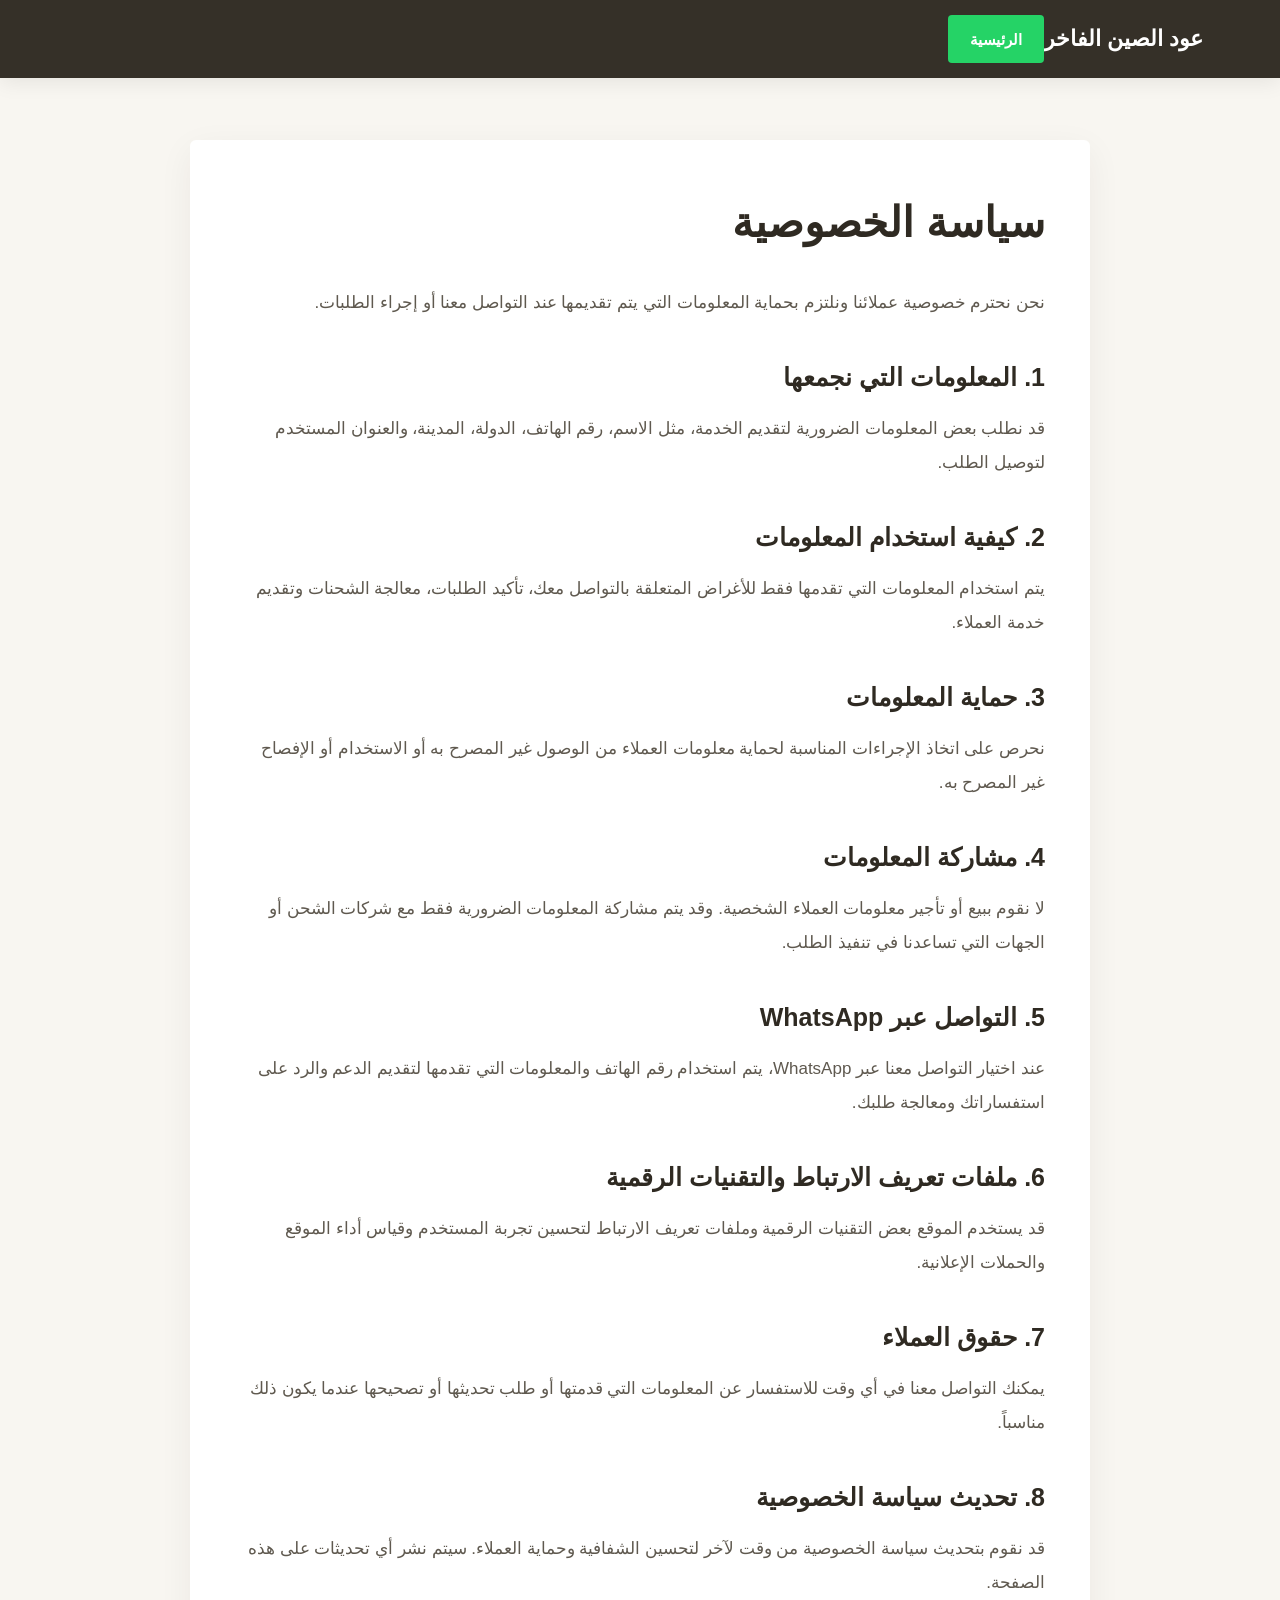
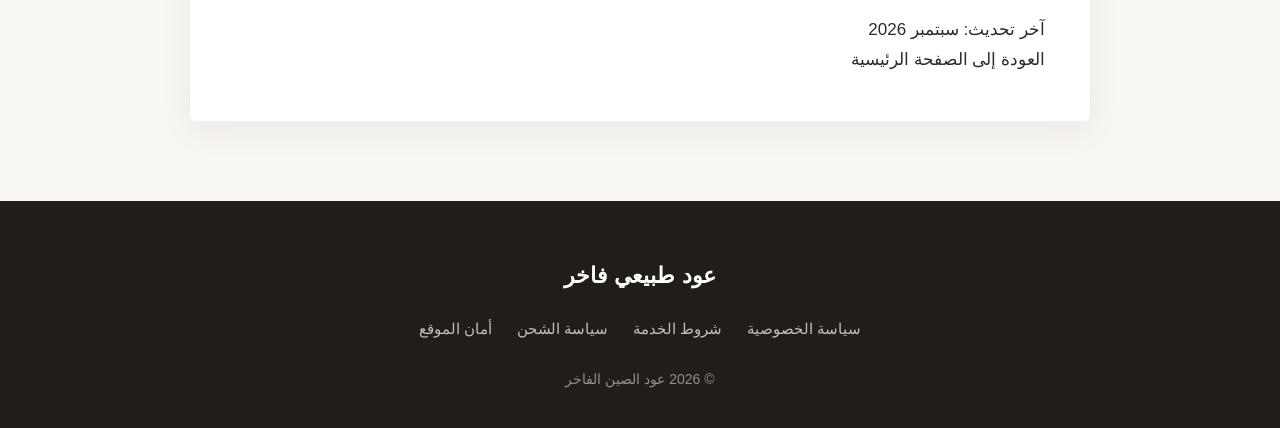
<file: privacy.html>
<!DOCTYPE html>
<html lang="ar" dir="rtl">

<head>

    <meta charset="UTF-8">

    <meta
        name="viewport"
        content="width=device-width, initial-scale=1.0">

    <meta
        name="theme-color"
        content="#2f2a22">

    <title>سياسة الخصوصية | عود الصين الفاخر</title>

    <meta
        name="description"
        content="سياسة الخصوصية وحماية بيانات العملاء في موقع عود الصين الفاخر.">

    <link
        rel="stylesheet"
        href="style.css">

</head>

<body>

<header class="header">

    <a
        href="index.html"
        class="logo">

        عود الصين الفاخر

    </a>

    <a
        href="index.html"
        class="header-button">

        الرئيسية

    </a>

</header>


<main>

<section class="policy-page">

    <div class="policy-container">

        <h1>
            سياسة الخصوصية
        </h1>

        <p class="policy-intro">
            نحن نحترم خصوصية عملائنا ونلتزم بحماية المعلومات
            التي يتم تقديمها عند التواصل معنا أو إجراء الطلبات.
        </p>


        <div class="policy-block">

            <h2>
                1. المعلومات التي نجمعها
            </h2>

            <p>
                قد نطلب بعض المعلومات الضرورية لتقديم الخدمة،
                مثل الاسم، رقم الهاتف، الدولة، المدينة،
                والعنوان المستخدم لتوصيل الطلب.
            </p>

        </div>


        <div class="policy-block">

            <h2>
                2. كيفية استخدام المعلومات
            </h2>

            <p>
                يتم استخدام المعلومات التي تقدمها فقط للأغراض
                المتعلقة بالتواصل معك، تأكيد الطلبات،
                معالجة الشحنات وتقديم خدمة العملاء.
            </p>

        </div>


        <div class="policy-block">

            <h2>
                3. حماية المعلومات
            </h2>

            <p>
                نحرص على اتخاذ الإجراءات المناسبة لحماية
                معلومات العملاء من الوصول غير المصرح به
                أو الاستخدام أو الإفصاح غير المصرح به.
            </p>

        </div>


        <div class="policy-block">

            <h2>
                4. مشاركة المعلومات
            </h2>

            <p>
                لا نقوم ببيع أو تأجير معلومات العملاء الشخصية.
                وقد يتم مشاركة المعلومات الضرورية فقط مع
                شركات الشحن أو الجهات التي تساعدنا في تنفيذ الطلب.
            </p>

        </div>


        <div class="policy-block">

            <h2>
                5. التواصل عبر WhatsApp
            </h2>

            <p>
                عند اختيار التواصل معنا عبر WhatsApp،
                يتم استخدام رقم الهاتف والمعلومات التي تقدمها
                لتقديم الدعم والرد على استفساراتك ومعالجة طلبك.
            </p>

        </div>


        <div class="policy-block">

            <h2>
                6. ملفات تعريف الارتباط والتقنيات الرقمية
            </h2>

            <p>
                قد يستخدم الموقع بعض التقنيات الرقمية وملفات
                تعريف الارتباط لتحسين تجربة المستخدم وقياس
                أداء الموقع والحملات الإعلانية.
            </p>

        </div>


        <div class="policy-block">

            <h2>
                7. حقوق العملاء
            </h2>

            <p>
                يمكنك التواصل معنا في أي وقت للاستفسار عن
                المعلومات التي قدمتها أو طلب تحديثها أو تصحيحها
                عندما يكون ذلك مناسباً.
            </p>

        </div>


        <div class="policy-block">

            <h2>
                8. تحديث سياسة الخصوصية
            </h2>

            <p>
                قد نقوم بتحديث سياسة الخصوصية من وقت لآخر
                لتحسين الشفافية وحماية العملاء.
                سيتم نشر أي تحديثات على هذه الصفحة.
            </p>

        </div>


        <div class="policy-date">

            آخر تحديث:
            سبتمبر 2026

        </div>


        <a
            href="index.html"
            class="policy-back">

            العودة إلى الصفحة الرئيسية

        </a>

    </div>

</section>

</main>


<footer class="footer">

    <div class="footer-logo">
        عود طبيعي فاخر
    </div>

    <div class="footer-links">

        <a href="privacy.html">
            سياسة الخصوصية
        </a>

        <a href="terms.html">
            شروط الخدمة
        </a>

        <a href="shipping.html">
            سياسة الشحن
        </a>

        <a href="security.html">
            أمان الموقع
        </a>

    </div>

    <p>
        © 2026 عود الصين الفاخر
    </p>

</footer>

</body>

</html>
</file>
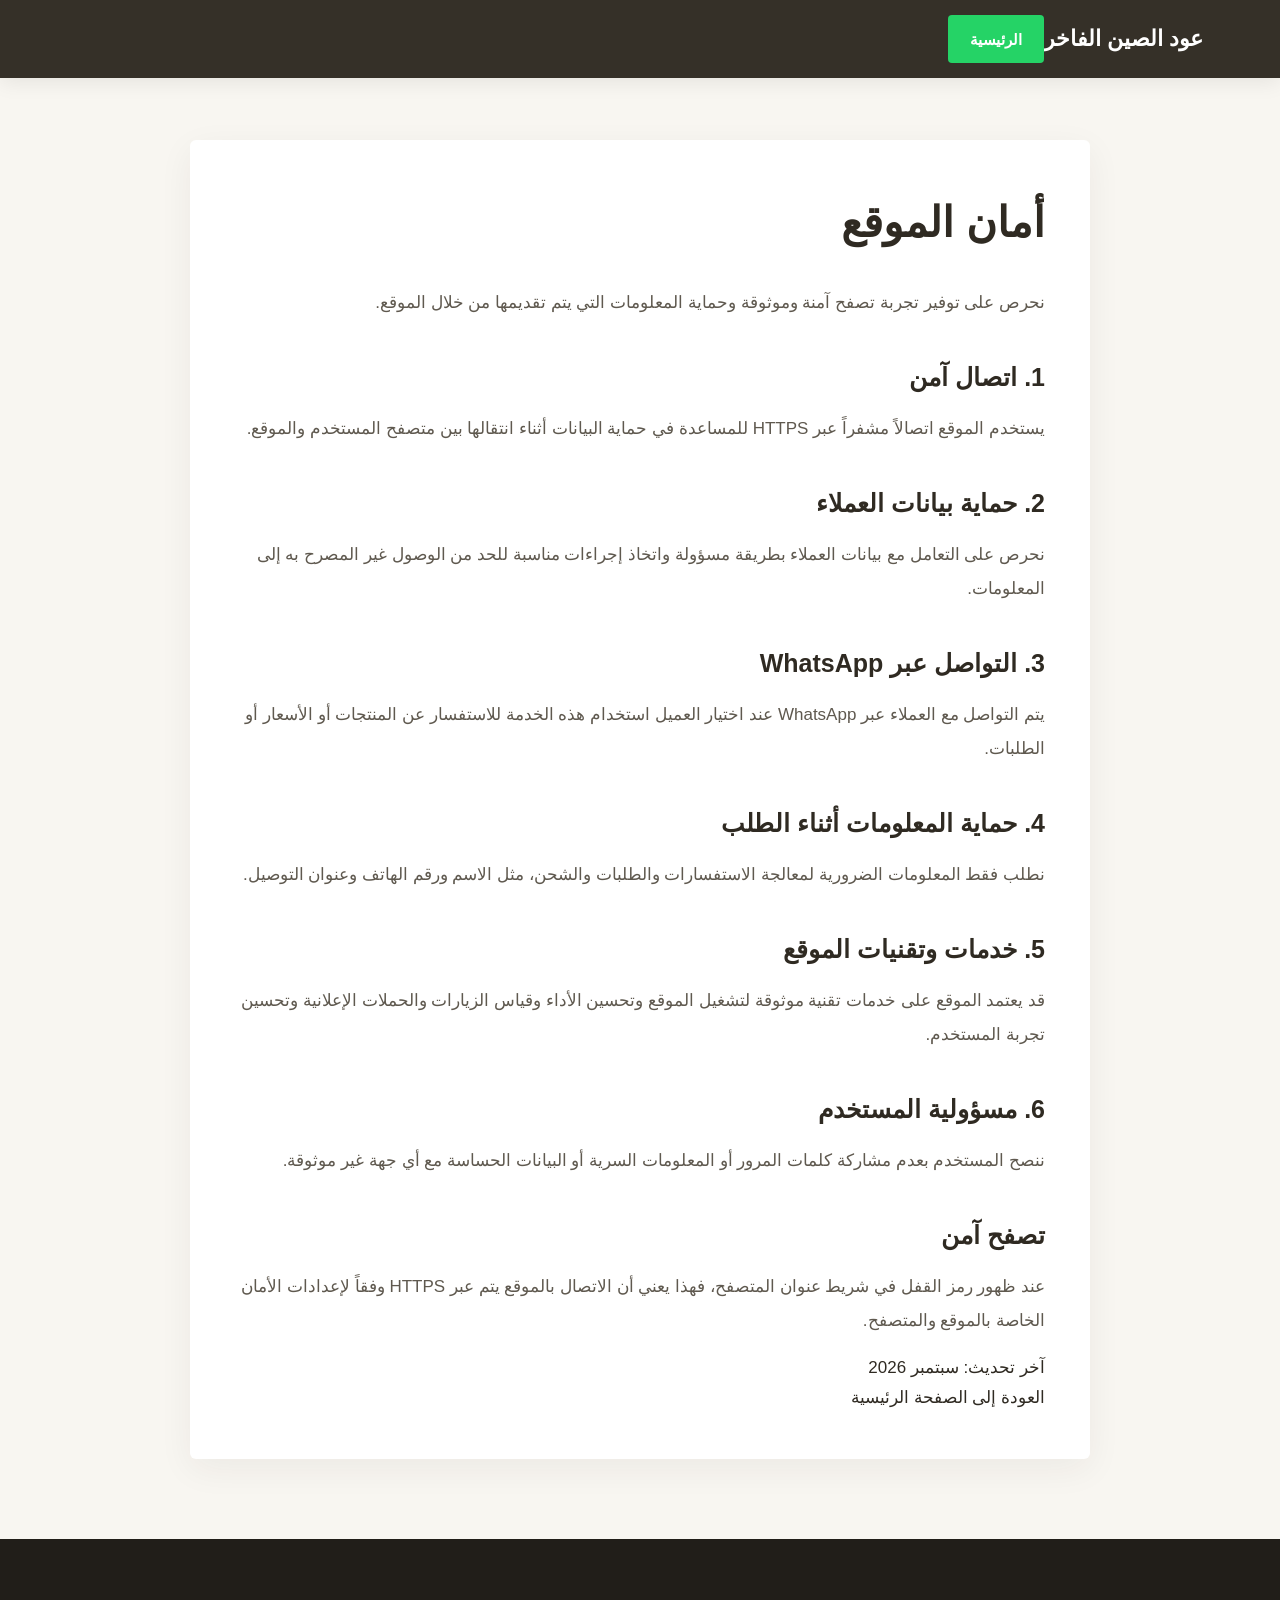
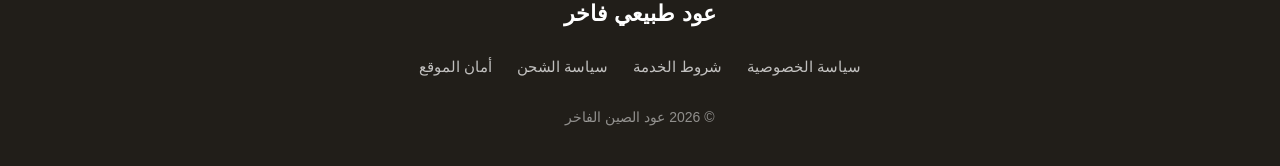
<file: security.html>
<!DOCTYPE html>
<html lang="ar" dir="rtl">

<head>

    <meta charset="UTF-8">

    <meta
        name="viewport"
        content="width=device-width, initial-scale=1.0">

    <meta
        name="theme-color"
        content="#2f2a22">

    <title>أمان الموقع | عود الصين الفاخر</title>

    <meta
        name="description"
        content="معلومات حول أمان الموقع وحماية بيانات العملاء.">

    <link
        rel="stylesheet"
        href="style.css">

</head>

<body>

<header class="header">

    <a
        href="index.html"
        class="logo">

        عود الصين الفاخر

    </a>

    <a
        href="index.html"
        class="header-button">

        الرئيسية

    </a>

</header>


<main>

<section class="policy-page">

    <div class="policy-container">

        <h1>
            أمان الموقع
        </h1>

        <p class="policy-intro">
            نحرص على توفير تجربة تصفح آمنة وموثوقة
            وحماية المعلومات التي يتم تقديمها من خلال الموقع.
        </p>


        <div class="policy-block">

            <h2>
                1. اتصال آمن
            </h2>

            <p>
                يستخدم الموقع اتصالاً مشفراً عبر HTTPS
                للمساعدة في حماية البيانات أثناء انتقالها
                بين متصفح المستخدم والموقع.
            </p>

        </div>


        <div class="policy-block">

            <h2>
                2. حماية بيانات العملاء
            </h2>

            <p>
                نحرص على التعامل مع بيانات العملاء بطريقة مسؤولة
                واتخاذ إجراءات مناسبة للحد من الوصول غير المصرح به
                إلى المعلومات.
            </p>

        </div>


        <div class="policy-block">

            <h2>
                3. التواصل عبر WhatsApp
            </h2>

            <p>
                يتم التواصل مع العملاء عبر WhatsApp عند اختيار
                العميل استخدام هذه الخدمة للاستفسار عن المنتجات
                أو الأسعار أو الطلبات.
            </p>

        </div>


        <div class="policy-block">

            <h2>
                4. حماية المعلومات أثناء الطلب
            </h2>

            <p>
                نطلب فقط المعلومات الضرورية لمعالجة الاستفسارات
                والطلبات والشحن، مثل الاسم ورقم الهاتف
                وعنوان التوصيل.
            </p>

        </div>


        <div class="policy-block">

            <h2>
                5. خدمات وتقنيات الموقع
            </h2>

            <p>
                قد يعتمد الموقع على خدمات تقنية موثوقة لتشغيل
                الموقع وتحسين الأداء وقياس الزيارات والحملات
                الإعلانية وتحسين تجربة المستخدم.
            </p>

        </div>


        <div class="policy-block">

            <h2>
                6. مسؤولية المستخدم
            </h2>

            <p>
                ننصح المستخدم بعدم مشاركة كلمات المرور أو المعلومات
                السرية أو البيانات الحساسة مع أي جهة غير موثوقة.
            </p>

        </div>


        <div class="policy-block security-highlight">

            <h2>
                تصفح آمن
            </h2>

            <p>
                عند ظهور رمز القفل في شريط عنوان المتصفح،
                فهذا يعني أن الاتصال بالموقع يتم عبر HTTPS
                وفقاً لإعدادات الأمان الخاصة بالموقع والمتصفح.
            </p>

        </div>


        <div class="policy-date">

            آخر تحديث:
            سبتمبر 2026

        </div>


        <a
            href="index.html"
            class="policy-back">

            العودة إلى الصفحة الرئيسية

        </a>

    </div>

</section>

</main>


<footer class="footer">

    <div class="footer-logo">
        عود طبيعي فاخر
    </div>

    <div class="footer-links">

        <a href="privacy.html">
            سياسة الخصوصية
        </a>

        <a href="terms.html">
            شروط الخدمة
        </a>

        <a href="shipping.html">
            سياسة الشحن
        </a>

        <a href="security.html">
            أمان الموقع
        </a>

    </div>

    <p>
        © 2026 عود الصين الفاخر
    </p>

</footer>

</body>

</html>
</file>
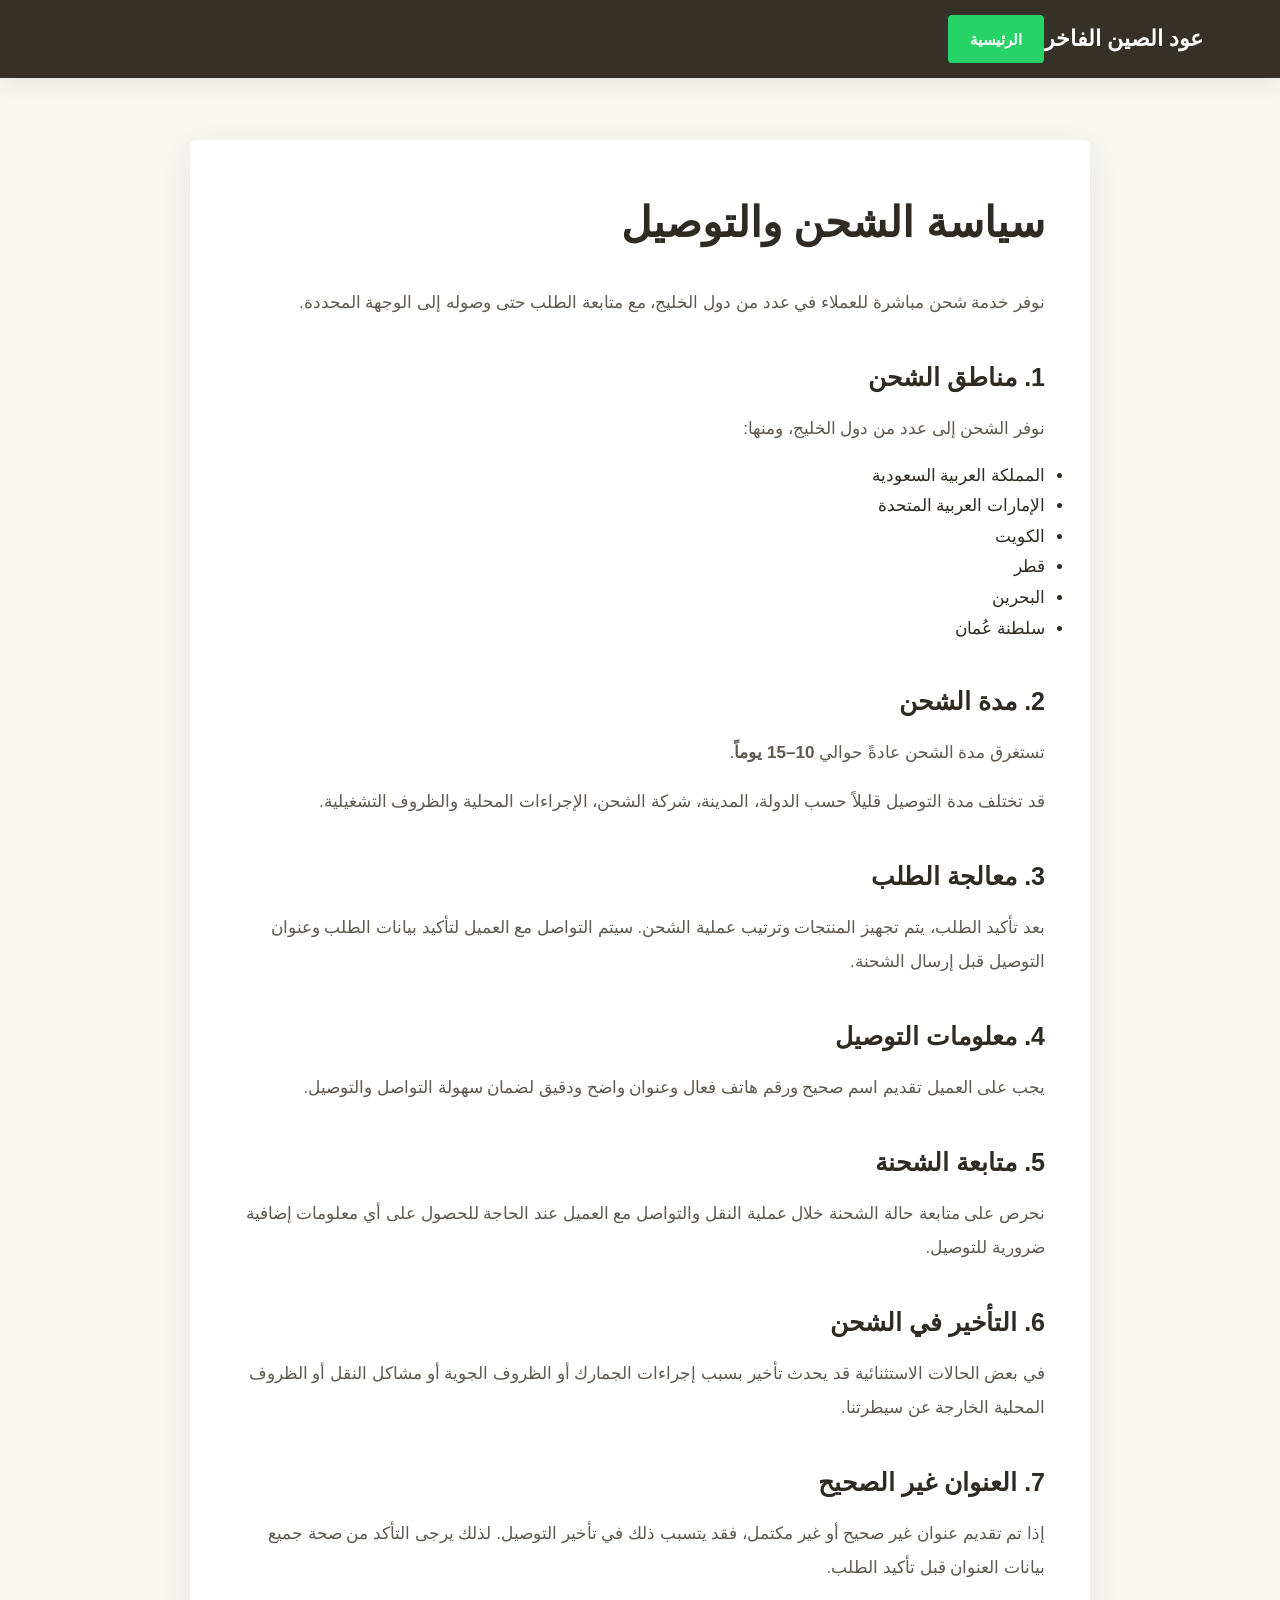
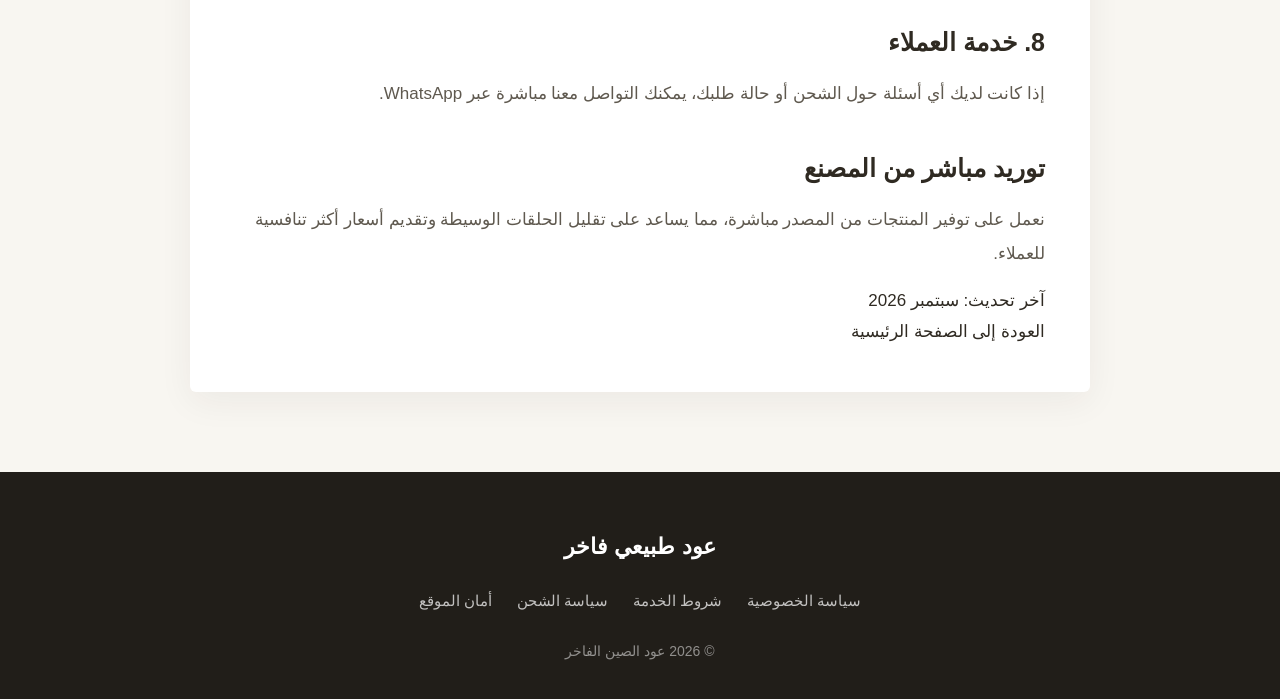
<file: shipping.html>
<!DOCTYPE html>
<html lang="ar" dir="rtl">

<head>

    <meta charset="UTF-8">

    <meta
        name="viewport"
        content="width=device-width, initial-scale=1.0">

    <meta
        name="theme-color"
        content="#2f2a22">

    <title>سياسة الشحن | عود الصين الفاخر</title>

    <meta
        name="description"
        content="معلومات الشحن والتوصيل لمنتجات العود الطبيعي إلى دول الخليج.">

    <link
        rel="stylesheet"
        href="style.css">

</head>

<body>

<header class="header">

    <a
        href="index.html"
        class="logo">

        عود الصين الفاخر

    </a>

    <a
        href="index.html"
        class="header-button">

        الرئيسية

    </a>

</header>


<main>

<section class="policy-page">

    <div class="policy-container">

        <h1>
            سياسة الشحن والتوصيل
        </h1>

        <p class="policy-intro">
            نوفر خدمة شحن مباشرة للعملاء في عدد من دول الخليج،
            مع متابعة الطلب حتى وصوله إلى الوجهة المحددة.
        </p>


        <div class="policy-block">

            <h2>
                1. مناطق الشحن
            </h2>

            <p>
                نوفر الشحن إلى عدد من دول الخليج، ومنها:
            </p>

            <ul class="policy-list">

                <li>
                    المملكة العربية السعودية
                </li>

                <li>
                    الإمارات العربية المتحدة
                </li>

                <li>
                    الكويت
                </li>

                <li>
                    قطر
                </li>

                <li>
                    البحرين
                </li>

                <li>
                    سلطنة عُمان
                </li>

            </ul>

        </div>


        <div class="policy-block">

            <h2>
                2. مدة الشحن
            </h2>

            <p>
                تستغرق مدة الشحن عادةً حوالي
                <strong>10–15 يوماً</strong>.
            </p>

            <p>
                قد تختلف مدة التوصيل قليلاً حسب الدولة،
                المدينة، شركة الشحن، الإجراءات المحلية
                والظروف التشغيلية.
            </p>

        </div>


        <div class="policy-block">

            <h2>
                3. معالجة الطلب
            </h2>

            <p>
                بعد تأكيد الطلب، يتم تجهيز المنتجات وترتيب عملية الشحن.
                سيتم التواصل مع العميل لتأكيد بيانات الطلب
                وعنوان التوصيل قبل إرسال الشحنة.
            </p>

        </div>


        <div class="policy-block">

            <h2>
                4. معلومات التوصيل
            </h2>

            <p>
                يجب على العميل تقديم اسم صحيح ورقم هاتف فعال
                وعنوان واضح ودقيق لضمان سهولة التواصل والتوصيل.
            </p>

        </div>


        <div class="policy-block">

            <h2>
                5. متابعة الشحنة
            </h2>

            <p>
                نحرص على متابعة حالة الشحنة خلال عملية النقل
                والتواصل مع العميل عند الحاجة للحصول على أي
                معلومات إضافية ضرورية للتوصيل.
            </p>

        </div>


        <div class="policy-block">

            <h2>
                6. التأخير في الشحن
            </h2>

            <p>
                في بعض الحالات الاستثنائية قد يحدث تأخير بسبب
                إجراءات الجمارك أو الظروف الجوية أو مشاكل النقل
                أو الظروف المحلية الخارجة عن سيطرتنا.
            </p>

        </div>


        <div class="policy-block">

            <h2>
                7. العنوان غير الصحيح
            </h2>

            <p>
                إذا تم تقديم عنوان غير صحيح أو غير مكتمل،
                فقد يتسبب ذلك في تأخير التوصيل.
                لذلك يرجى التأكد من صحة جميع بيانات العنوان
                قبل تأكيد الطلب.
            </p>

        </div>


        <div class="policy-block">

            <h2>
                8. خدمة العملاء
            </h2>

            <p>
                إذا كانت لديك أي أسئلة حول الشحن أو حالة طلبك،
                يمكنك التواصل معنا مباشرة عبر WhatsApp.
            </p>

        </div>


        <div class="policy-block shipping-highlight">

            <h2>
                توريد مباشر من المصنع
            </h2>

            <p>
                نعمل على توفير المنتجات من المصدر مباشرة،
                مما يساعد على تقليل الحلقات الوسيطة وتقديم
                أسعار أكثر تنافسية للعملاء.
            </p>

        </div>


        <div class="policy-date">

            آخر تحديث:
            سبتمبر 2026

        </div>


        <a
            href="index.html"
            class="policy-back">

            العودة إلى الصفحة الرئيسية

        </a>

    </div>

</section>

</main>


<footer class="footer">

    <div class="footer-logo">
        عود طبيعي فاخر
    </div>

    <div class="footer-links">

        <a href="privacy.html">
            سياسة الخصوصية
        </a>

        <a href="terms.html">
            شروط الخدمة
        </a>

        <a href="shipping.html">
            سياسة الشحن
        </a>

        <a href="security.html">
            أمان الموقع
        </a>

    </div>

    <p>
        © 2026 عود الصين الفاخر
    </p>

</footer>

</body>

</html>
</file>
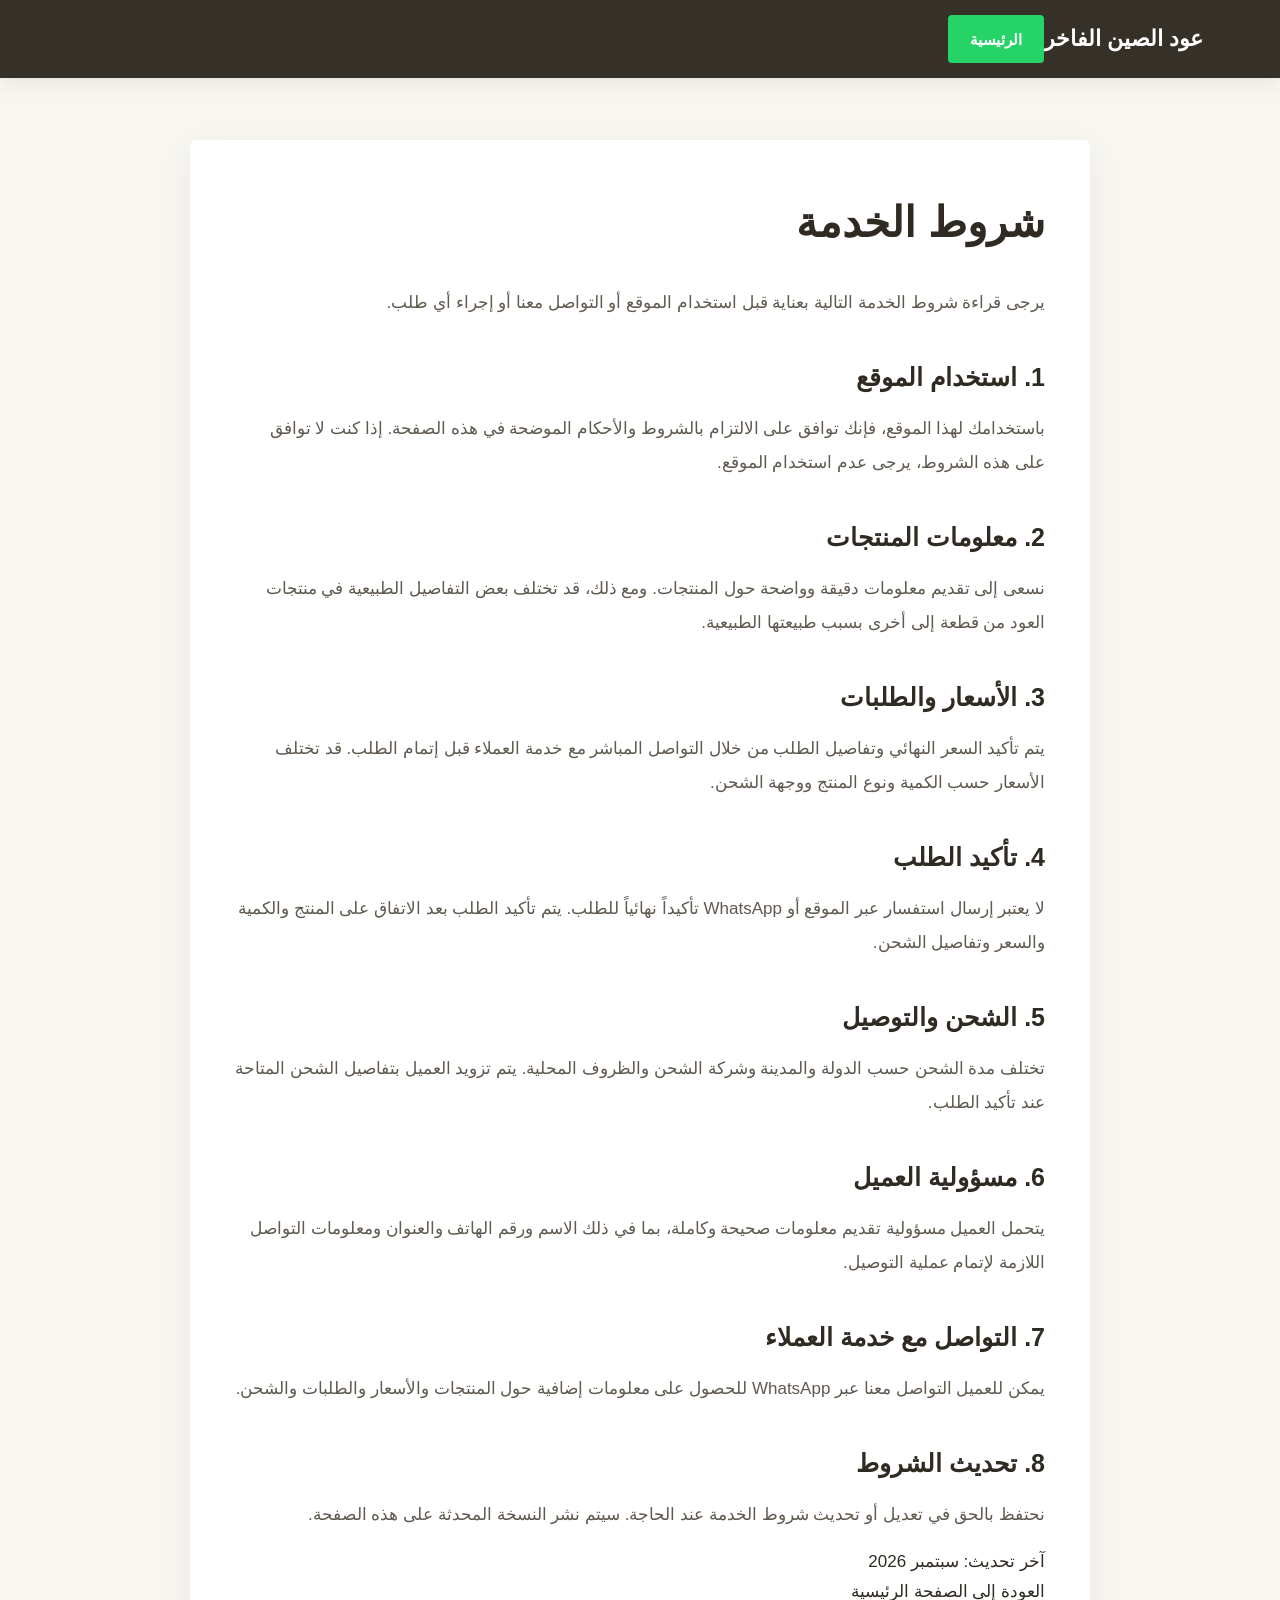
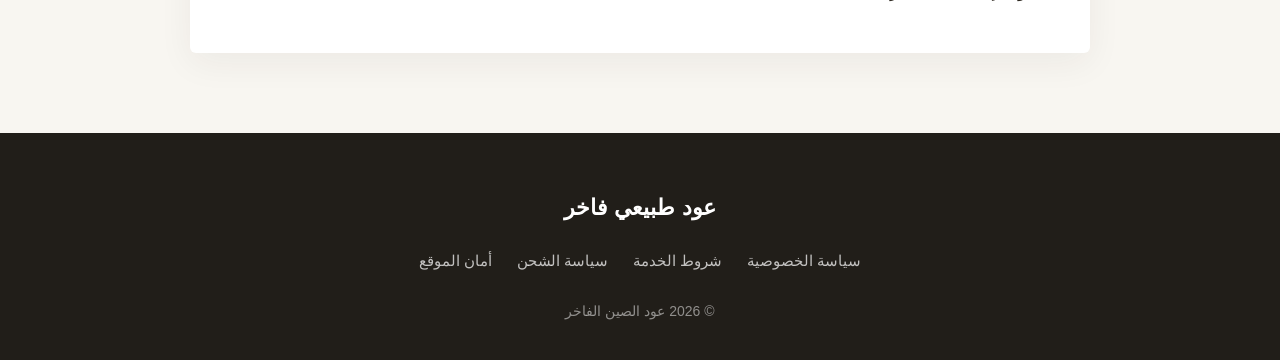
<file: terms.html>
<!DOCTYPE html>
<html lang="ar" dir="rtl">

<head>

    <meta charset="UTF-8">

    <meta
        name="viewport"
        content="width=device-width, initial-scale=1.0">

    <meta
        name="theme-color"
        content="#2f2a22">

    <title>شروط الخدمة | عود الصين الفاخر</title>

    <meta
        name="description"
        content="شروط وأحكام استخدام موقع عود الصين الفاخر وشراء المنتجات.">

    <link
        rel="stylesheet"
        href="style.css">

</head>

<body>

<header class="header">

    <a
        href="index.html"
        class="logo">

        عود الصين الفاخر

    </a>

    <a
        href="index.html"
        class="header-button">

        الرئيسية

    </a>

</header>


<main>

<section class="policy-page">

    <div class="policy-container">

        <h1>
            شروط الخدمة
        </h1>

        <p class="policy-intro">
            يرجى قراءة شروط الخدمة التالية بعناية قبل استخدام
            الموقع أو التواصل معنا أو إجراء أي طلب.
        </p>


        <div class="policy-block">

            <h2>
                1. استخدام الموقع
            </h2>

            <p>
                باستخدامك لهذا الموقع، فإنك توافق على الالتزام
                بالشروط والأحكام الموضحة في هذه الصفحة.
                إذا كنت لا توافق على هذه الشروط، يرجى عدم استخدام الموقع.
            </p>

        </div>


        <div class="policy-block">

            <h2>
                2. معلومات المنتجات
            </h2>

            <p>
                نسعى إلى تقديم معلومات دقيقة وواضحة حول المنتجات.
                ومع ذلك، قد تختلف بعض التفاصيل الطبيعية في منتجات
                العود من قطعة إلى أخرى بسبب طبيعتها الطبيعية.
            </p>

        </div>


        <div class="policy-block">

            <h2>
                3. الأسعار والطلبات
            </h2>

            <p>
                يتم تأكيد السعر النهائي وتفاصيل الطلب من خلال
                التواصل المباشر مع خدمة العملاء قبل إتمام الطلب.
                قد تختلف الأسعار حسب الكمية ونوع المنتج ووجهة الشحن.
            </p>

        </div>


        <div class="policy-block">

            <h2>
                4. تأكيد الطلب
            </h2>

            <p>
                لا يعتبر إرسال استفسار عبر الموقع أو WhatsApp
                تأكيداً نهائياً للطلب.
                يتم تأكيد الطلب بعد الاتفاق على المنتج والكمية
                والسعر وتفاصيل الشحن.
            </p>

        </div>


        <div class="policy-block">

            <h2>
                5. الشحن والتوصيل
            </h2>

            <p>
                تختلف مدة الشحن حسب الدولة والمدينة وشركة الشحن
                والظروف المحلية.
                يتم تزويد العميل بتفاصيل الشحن المتاحة عند تأكيد الطلب.
            </p>

        </div>


        <div class="policy-block">

            <h2>
                6. مسؤولية العميل
            </h2>

            <p>
                يتحمل العميل مسؤولية تقديم معلومات صحيحة وكاملة،
                بما في ذلك الاسم ورقم الهاتف والعنوان ومعلومات التواصل
                اللازمة لإتمام عملية التوصيل.
            </p>

        </div>


        <div class="policy-block">

            <h2>
                7. التواصل مع خدمة العملاء
            </h2>

            <p>
                يمكن للعميل التواصل معنا عبر WhatsApp للحصول على
                معلومات إضافية حول المنتجات والأسعار والطلبات والشحن.
            </p>

        </div>


        <div class="policy-block">

            <h2>
                8. تحديث الشروط
            </h2>

            <p>
                نحتفظ بالحق في تعديل أو تحديث شروط الخدمة عند الحاجة.
                سيتم نشر النسخة المحدثة على هذه الصفحة.
            </p>

        </div>


        <div class="policy-date">

            آخر تحديث:
            سبتمبر 2026

        </div>


        <a
            href="index.html"
            class="policy-back">

            العودة إلى الصفحة الرئيسية

        </a>

    </div>

</section>

</main>


<footer class="footer">

    <div class="footer-logo">
        عود طبيعي فاخر
    </div>

    <div class="footer-links">

        <a href="privacy.html">
            سياسة الخصوصية
        </a>

        <a href="terms.html">
            شروط الخدمة
        </a>

        <a href="shipping.html">
            سياسة الشحن
        </a>

        <a href="security.html">
            أمان الموقع
        </a>

    </div>

    <p>
        © 2026 عود الصين الفاخر
    </p>

</footer>

</body>

</html>
</file>
<file: style.css>
/* =========================================================
   GLOBAL RESET
========================================================= */

* {
    margin: 0;
    padding: 0;
    box-sizing: border-box;
}

html {
    scroll-behavior: smooth;
}

body {
    font-family: "Noto Sans Arabic", "Segoe UI", Tahoma, Arial, sans-serif;
    background: #f8f6f1;
    color: #2f2a22;
    font-size: 17px;
    line-height: 1.8;
    direction: rtl;
    overflow-x: hidden;
}

img {
    display: block;
    max-width: 100%;
}

a {
    color: inherit;
    text-decoration: none;
}

button {
    font: inherit;
}

section {
    width: 100%;
}


/* =========================================================
   HEADER
========================================================= */

.header {
    position: fixed;
    top: 0;
    right: 0;
    left: 0;
    z-index: 1000;

    min-height: 78px;

    display: flex;
    align-items: center;

    padding: 0 6%;

    background: rgba(47, 42, 34, 0.97);

    color: #ffffff;

    box-shadow: 0 4px 20px rgba(0, 0, 0, 0.08);
}

.logo {
    flex-shrink: 0;

    color: #ffffff;

    font-size: 22px;
    font-weight: 700;

    white-space: nowrap;
}

.nav {
    display: flex;
    align-items: center;

    gap: 28px;

    margin-right: auto;
    margin-left: 35px;
}

.nav a {
    position: relative;

    color: rgba(255, 255, 255, 0.88);

    font-size: 16px;
    font-weight: 500;

    transition:
        color 0.25s ease,
        opacity 0.25s ease;
}

.nav a:hover {
    color: #ffffff;
}

.nav a:not(.nav-whatsapp)::after {
    content: "";

    position: absolute;

    right: 0;
    bottom: -6px;
    left: 0;

    height: 1px;

    background: #b49361;

    transform: scaleX(0);
    transform-origin: center;

    transition: transform 0.25s ease;
}

.nav a:not(.nav-whatsapp):hover::after {
    transform: scaleX(1);
}

.nav-whatsapp {
    color: #25d366 !important;
    font-weight: 700 !important;
}

.header-button {
    display: inline-flex;
    align-items: center;
    justify-content: center;

    min-height: 48px;
    padding: 0 22px;

    border-radius: 4px;

    background: #25d366;
    color: #ffffff;

    font-size: 15px;
    font-weight: 700;

    white-space: nowrap;

    transition:
        background 0.25s ease,
        transform 0.25s ease;
}

.header-button:hover {
    background: #128c7e;
    transform: translateY(-1px);
}

.menu-toggle {
    display: none;

    width: 44px;
    height: 44px;

    padding: 8px;

    border: 0;
    background: transparent;

    cursor: pointer;

    flex-direction: column;
    justify-content: center;
    align-items: center;

    gap: 5px;
}

.menu-toggle span {
    display: block;

    width: 24px;
    height: 2px;

    background: #ffffff;

    border-radius: 2px;
}


/* =========================================================
   HERO
========================================================= */

.hero {
    position: relative;

    min-height: 780px;

    display: flex;
    align-items: center;

    padding: 150px 6% 100px;

    background-image:
        linear-gradient(
            90deg,
            rgba(20, 17, 13, 0.28),
            rgba(20, 17, 13, 0.68)
        ),
        url("images/hero.jpg");

    background-size: cover;
    background-position: center;

    color: #ffffff;
}

.hero-content {
    width: 100%;
    max-width: 760px;

    margin-right: auto;
    margin-left: auto;

    text-align: center;
}

.eyebrow {
    margin-bottom: 18px;

    color: #c6a875;

    font-size: 17px;
    font-weight: 700;

    letter-spacing: 0.3px;
}

.hero h1 {
    margin-bottom: 25px;

    color: #ffffff;

    font-size: clamp(46px, 6vw, 76px);
    font-weight: 700;

    line-height: 1.25;
}

.hero-description {
    max-width: 700px;

    margin: 0 auto 35px;

    color: rgba(255, 255, 255, 0.92);

    font-size: 19px;
    line-height: 2;
}

.hero-whatsapp-button {
    display: inline-flex;
    align-items: center;
    justify-content: center;

    min-width: 280px;
    min-height: 62px;

    padding: 12px 28px;

    border-radius: 4px;

    background: #25d366;
    color: #ffffff;

    font-size: 18px;
    font-weight: 700;

    transition:
        background 0.25s ease,
        transform 0.25s ease;
}

.hero-whatsapp-button:hover {
    background: #128c7e;
    transform: translateY(-2px);
}


/* =========================================================
   FEATURES
========================================================= */

.features {
    display: grid;

    grid-template-columns: repeat(4, 1fr);

    gap: 1px;

    background: rgba(47, 42, 34, 0.08);
}

.feature {
    min-height: 250px;

    padding: 55px 35px;

    background: #ffffff;

    text-align: center;
}

.feature-number {
    margin-bottom: 18px;

    color: #b49361;

    font-size: 14px;
    font-weight: 700;

    letter-spacing: 2px;

    direction: ltr;
}

.feature h3 {
    margin-bottom: 12px;

    color: #2f2a22;

    font-size: 23px;
    font-weight: 700;
}

.feature p {
    color: #6d665c;

    font-size: 16px;
    line-height: 1.9;
}


/* =========================================================
   GENERAL SECTIONS
========================================================= */

.trees-section,
.video-section,
.products-section,
.shipping-section,
.reviews-section,
.contact-section {
    padding: 115px 6%;
}

.section-heading {
    max-width: 850px;

    margin: 0 auto 55px;

    text-align: center;
}

.section-heading h2 {
    margin-bottom: 18px;

    color: #2f2a22;

    font-size: 44px;
    font-weight: 700;

    line-height: 1.35;
}

.section-heading p {
    color: #6d665c;

    font-size: 18px;
    line-height: 2;
}


/* =========================================================
   FACTORY VIDEO
========================================================= */

.trees-section {
    background: #f8f6f1;
}

.video-placeholder {
    width: 100%;
    max-width: 1200px;

    margin: 0 auto 45px;

    overflow: hidden;

    background: #1e1b17;

    border-radius: 6px;

    box-shadow:
        0 20px 50px rgba(47, 42, 34, 0.12);
}

.video-placeholder video {
    display: block;

    width: 100%;
    height: auto;

    aspect-ratio: 16 / 9;

    object-fit: cover;

    background: #1e1b17;
}


/* =========================================================
   SELECTION IMAGE
========================================================= */

.video-section {
    display: grid;

    grid-template-columns: 0.85fr 1.15fr;

    align-items: center;

    gap: 70px;

    background: #ffffff;
}

.video-content {
    max-width: 600px;
}

.video-eyebrow {
    margin-bottom: 15px;

    color: #b49361;

    font-size: 16px;
    font-weight: 700;
}

.video-content h2 {
    margin-bottom: 20px;

    color: #2f2a22;

    font-size: 43px;
    font-weight: 700;

    line-height: 1.4;
}

.video-content p {
    color: #6d665c;

    font-size: 18px;
    line-height: 2;
}

.selection-image {
    width: 100%;

    overflow: hidden;

    border-radius: 6px;

    background: #eeeae3;

    box-shadow:
        0 20px 50px rgba(47, 42, 34, 0.10);

    cursor: pointer;
}

.selection-image img {
    width: 100%;
    height: auto;

    aspect-ratio: 1 / 1;

    object-fit: cover;

    transition: transform 0.45s ease;
}

.selection-image:hover img {
    transform: scale(1.025);
}


/* =========================================================
   PRODUCTS
========================================================= */

.products-section {
    background: #f8f6f1;
}

.product-grid {
    width: 100%;
    max-width: 1200px;

    margin: 0 auto;

    display: grid;

    grid-template-columns: repeat(2, 1fr);

    gap: 25px;
}

.product-card {
    overflow: hidden;

    background: #ffffff;

    border-radius: 6px;

    box-shadow:
        0 10px 35px rgba(47, 42, 34, 0.07);
}

.product-image {
    width: 100%;

    overflow: hidden;

    cursor: pointer;
}

.product-image img {
    width: 100%;
    height: auto;

    aspect-ratio: 1 / 1;

    object-fit: cover;

    transition: transform 0.45s ease;
}

.product-image:hover img {
    transform: scale(1.035);
}

.section-cta {
    margin-top: 45px;

    text-align: center;
}

.secondary-cta {
    display: inline-flex;
    align-items: center;
    justify-content: center;

    min-width: 180px;
    min-height: 52px;

    padding: 10px 25px;

    border: 1px solid #2f2a22;
    border-radius: 4px;

    color: #2f2a22;

    font-size: 17px;
    font-weight: 700;

    transition:
        background 0.25s ease,
        color 0.25s ease;
}

.secondary-cta:hover {
    background: #2f2a22;
    color: #ffffff;
}


/* =========================================================
   SHIPPING
========================================================= */

.shipping-section {
    background: #ffffff;
}

.shipping-content {
    max-width: 1200px;

    margin: 0 auto;

    display: grid;

    grid-template-columns: 0.9fr 1.1fr;

    gap: 50px;

    align-items: stretch;
}

.shipping-info {
    display: flex;

    flex-direction: column;

    gap: 20px;
}

.shipping-item {
    padding: 35px;

    background: #f8f6f1;

    border: 1px solid rgba(47, 42, 34, 0.06);

    border-radius: 6px;
}

.shipping-number {
    margin-bottom: 14px;

    color: #b49361;

    font-size: 14px;
    font-weight: 700;

    letter-spacing: 2px;

    direction: ltr;
}

.shipping-item h3 {
    margin-bottom: 12px;

    color: #2f2a22;

    font-size: 24px;
}

.shipping-item p {
    color: #6d665c;

    font-size: 17px;
    line-height: 2;
}

.shipping-promotion {
    display: flex;

    flex-direction: column;

    overflow: hidden;

    background: #f8f6f1;

    border-radius: 6px;

    box-shadow:
        0 12px 35px rgba(47, 42, 34, 0.07);
}

.shipping-promotion-image {
    width: 100%;

    overflow: hidden;

    cursor: pointer;
}

.shipping-promotion-image img {
    width: 100%;
    height: auto;

    aspect-ratio: 16 / 9;

    object-fit: cover;

    transition: transform 0.45s ease;
}

.shipping-promotion-image:hover img {
    transform: scale(1.025);
}

.shipping-promotion-text {
    padding: 35px;
}

.shipping-promotion-text h3 {
    margin-bottom: 15px;

    color: #2f2a22;

    font-size: 27px;
}

.shipping-promotion-text p {
    margin-bottom: 25px;

    color: #6d665c;

    font-size: 17px;
    line-height: 2;
}

.shipping-promotion-text strong {
    color: #2f2a22;
}

.shipping-button {
    display: inline-flex;
    align-items: center;
    justify-content: center;

    min-height: 56px;

    padding: 10px 25px;

    border-radius: 4px;

    background: #25d366;
    color: #ffffff;

    font-size: 17px;
    font-weight: 700;

    transition:
        background 0.25s ease,
        transform 0.25s ease;
}

.shipping-button:hover {
    background: #128c7e;
    transform: translateY(-1px);
}


/* =========================================================
   CUSTOMER REVIEWS
========================================================= */

.reviews-section {
    background: #f8f6f1;
}

.reviews-container {
    max-width: 1200px;

    margin: 0 auto;

    display: grid;

    grid-template-columns: repeat(3, 1fr);

    gap: 25px;
}

.review-card {
    background: #ffffff;

    padding: 30px;

    border-radius: 8px;

    border: 1px solid rgba(47, 42, 34, 0.07);

    box-shadow:
        0 8px 30px rgba(47, 42, 34, 0.05);

    transition:
        transform 0.25s ease,
        box-shadow 0.25s ease;
}

.review-card:hover {
    transform: translateY(-3px);

    box-shadow:
        0 12px 35px rgba(47, 42, 34, 0.09);
}

.review-card-top {
    display: flex;

    align-items: center;

    gap: 14px;

    margin-bottom: 22px;
}

.review-avatar {
    width: 48px;
    height: 48px;

    flex-shrink: 0;

    display: flex;
    align-items: center;
    justify-content: center;

    background: #2f2a22;
    color: #ffffff;

    border-radius: 50%;

    font-size: 18px;
    font-weight: 700;
}

.review-customer {
    flex: 1;

    min-width: 0;
}

.review-customer h3 {
    margin-bottom: 2px;

    color: #2f2a22;

    font-size: 18px;
    font-weight: 700;
}

.review-customer span {
    color: #8a8276;

    font-size: 14px;
}

.review-stars {
    color: #b49361;

    font-size: 17px;

    letter-spacing: 1px;

    direction: ltr;

    white-space: nowrap;
}

.review-message {
    padding-top: 18px;

    border-top: 1px solid rgba(47, 42, 34, 0.08);
}

.review-message p {
    color: #5f594f;

    font-size: 16px;

    line-height: 2;
}


/* =========================================================
   CONTACT
========================================================= */

.contact-section {
    background: #2f2a22;

    color: #ffffff;
}

.contact-content {
    max-width: 800px;

    margin: 0 auto;

    text-align: center;
}

.contact-content h2 {
    margin-bottom: 18px;

    color: #ffffff;

    font-size: 44px;
    font-weight: 700;

    line-height: 1.4;
}

.contact-content p {
    margin-bottom: 30px;

    color: rgba(255, 255, 255, 0.82);

    font-size: 18px;
    line-height: 2;
}

.whatsapp-button {
    display: inline-flex;
    align-items: center;
    justify-content: center;

    min-width: 270px;
    min-height: 66px;

    padding: 12px 30px;

    border-radius: 4px;

    background: #25d366;
    color: #ffffff;

    font-size: 18px;
    font-weight: 700;

    transition:
        background 0.25s ease,
        transform 0.25s ease;
}

.whatsapp-button:hover {
    background: #128c7e;
    transform: translateY(-2px);
}


/* =========================================================
   LIGHTBOX
========================================================= */

.image-lightbox {
    position: fixed;

    inset: 0;

    z-index: 2000;

    display: none;

    align-items: center;
    justify-content: center;

    padding: 30px;

    background: rgba(20, 17, 13, 0.94);
}

.image-lightbox.active {
    display: flex;
}

.lightbox-image-wrap {
    position: relative;

    max-width: 90vw;
    max-height: 90vh;

    display: flex;
    align-items: center;
    justify-content: center;
}

.lightbox-image-wrap img {
    display: block;

    max-width: 90vw;
    max-height: 88vh;

    width: auto;
    height: auto;

    object-fit: contain;

    border-radius: 4px;

    box-shadow:
        0 20px 70px rgba(0, 0, 0, 0.35);
}

.lightbox-close,
.lightbox-prev,
.lightbox-next {
    position: absolute;

    z-index: 10;

    display: flex;
    align-items: center;
    justify-content: center;

    width: 50px;
    height: 50px;

    border: 1px solid rgba(255, 255, 255, 0.15);

    border-radius: 50%;

    background: rgba(255, 255, 255, 0.08);

    color: #ffffff;

    cursor: pointer;

    transition:
        background 0.2s ease,
        transform 0.2s ease;
}

.lightbox-close:hover,
.lightbox-prev:hover,
.lightbox-next:hover {
    background: rgba(255, 255, 255, 0.18);

    transform: scale(1.05);
}

.lightbox-close {
    top: 25px;
    left: 25px;

    font-size: 30px;
    line-height: 1;
}

.lightbox-prev {
    right: 25px;
    top: 50%;

    transform: translateY(-50%);

    font-size: 34px;
}

.lightbox-prev:hover {
    transform: translateY(-50%) scale(1.05);
}

.lightbox-next {
    left: 25px;
    top: 50%;

    transform: translateY(-50%);

    font-size: 34px;
}

.lightbox-next:hover {
    transform: translateY(-50%) scale(1.05);
}


/* =========================================================
   FOOTER
========================================================= */

.footer {
    padding: 55px 6% 35px;

    background: #211e19;

    color: rgba(255, 255, 255, 0.72);

    text-align: center;
}

.footer-logo {
    margin-bottom: 20px;

    color: #ffffff;

    font-size: 22px;
    font-weight: 700;
}

.footer-links {
    display: flex;

    align-items: center;
    justify-content: center;

    flex-wrap: wrap;

    gap: 25px;

    margin-bottom: 25px;
}

.footer-links a {
    color: rgba(255, 255, 255, 0.72);

    font-size: 15px;

    transition: color 0.2s ease;
}

.footer-links a:hover {
    color: #ffffff;
}

.footer p {
    color: rgba(255, 255, 255, 0.5);

    font-size: 14px;
}


/* =========================================================
   POLICY PAGES
========================================================= */

.policy-page {
    min-height: 100vh;

    padding: 140px 6% 80px;

    background: #f8f6f1;
}

.policy-container {
    max-width: 900px;

    margin: 0 auto;

    padding: 45px;

    background: #ffffff;

    border-radius: 6px;

    box-shadow:
        0 10px 35px rgba(47, 42, 34, 0.06);
}

.policy-container h1 {
    margin-bottom: 25px;

    color: #2f2a22;

    font-size: 42px;
}

.policy-container h2 {
    margin-top: 35px;
    margin-bottom: 12px;

    color: #2f2a22;

    font-size: 25px;
}

.policy-container p {
    margin-bottom: 15px;

    color: #5f594f;

    font-size: 17px;

    line-height: 2;
}


/* =========================================================
   TABLET
========================================================= */

@media (max-width: 1100px) {

    .header {
        padding: 0 4%;
    }

    .nav {
        gap: 18px;

        margin-left: 20px;
    }

    .nav a {
        font-size: 15px;
    }

    .header-button {
        padding: 0 16px;

        font-size: 14px;
    }

    .features {
        grid-template-columns: repeat(2, 1fr);
    }

    .video-section {
        grid-template-columns: 1fr;

        gap: 45px;
    }

    .video-content {
        max-width: 850px;

        margin: 0 auto;

        text-align: center;
    }

    .shipping-content {
        grid-template-columns: 1fr;
    }

    .reviews-container {
        grid-template-columns: repeat(2, 1fr);
    }
}


/* =========================================================
   MOBILE
========================================================= */

@media (max-width: 768px) {

    body {
        font-size: 18px;
    }

    .header {
        min-height: 78px;

        padding: 0 5%;
    }

    .logo {
        font-size: 20px;
    }

    .nav a {
        font-size: 17px;
    }

    .eyebrow {
        font-size: 16px;
    }

    .hero {
        min-height: 720px;

        padding: 135px 6% 80px;

        background-position: center;
    }

    .hero-content {
        max-width: 680px;
    }

    .hero h1 {
        font-size: clamp(35px, 9vw, 45px);
    }

    .hero-description {
        font-size: 18px;
    }

    .hero-whatsapp-button {
        width: 100%;

        max-width: 380px;

        font-size: 18px;
    }

    .features {
        grid-template-columns: 1fr 1fr;
    }

    .feature {
        min-height: 220px;

        padding: 40px 25px;
    }

    .feature-number {
        font-size: 15px;
    }

    .feature h3 {
        font-size: 22px;
    }

    .feature p {
        font-size: 16px;
    }

    .trees-section,
    .video-section,
    .products-section,
    .shipping-section,
    .reviews-section,
    .contact-section {
        padding: 80px 6%;
    }

    .section-heading {
        margin-bottom: 40px;
    }

    .section-heading h2,
    .video-content h2 {
        font-size: 33px;
    }

    .section-heading p,
    .video-content p {
        font-size: 18px;
    }

    .video-section {
        gap: 35px;
    }

    .product-grid {
        grid-template-columns: 1fr 1fr;

        gap: 15px;
    }

    .secondary-cta {
        font-size: 18px;
    }

    .shipping-number {
        font-size: 15px;
    }

    .shipping-item h3 {
        font-size: 23px;
    }

    .shipping-item p {
        font-size: 18px;
    }

    .shipping-promotion-text h3 {
        font-size: 24px;
    }

    .shipping-promotion-text p {
        font-size: 18px;
    }

    .shipping-button {
        width: 100%;

        font-size: 18px;
    }

    .contact-content h2 {
        font-size: 33px;
    }

    .contact-content p {
        font-size: 18px;
    }

    .whatsapp-button {
        width: 100%;

        max-width: 380px;

        font-size: 19px;
    }

    .footer-links {
        gap: 15px 22px;
    }

    .footer-links a {
        font-size: 16px;
    }

    .footer p {
        font-size: 15px;
    }


    /* =====================================================
       CUSTOMER REVIEWS
    ===================================================== */

    .reviews-container {
        grid-template-columns: 1fr;

        gap: 18px;
    }

    .review-card {
        padding: 28px;
    }

    .review-card-top {
        display: flex;

        align-items: center;

        gap: 12px;

        margin-bottom: 22px;
    }

    .review-avatar {
        flex-shrink: 0;

        width: 48px;
        height: 48px;

        font-size: 18px;
    }

    .review-customer {
        min-width: 0;

        flex: 1;
    }

    .review-customer h3 {
        font-size: 20px;

        line-height: 1.5;

        white-space: nowrap;
    }

    .review-customer span {
        display: block;

        font-size: 15px;

        line-height: 1.7;

        white-space: nowrap;
    }

    .review-stars {
        flex-shrink: 0;

        font-size: 18px;

        letter-spacing: 0;
    }

    .review-message {
        padding-top: 18px;
    }

    .review-message p {
        font-size: 18px;

        line-height: 2;

        word-break: normal;

        overflow-wrap: break-word;
    }


    /* =====================================================
       LIGHTBOX MOBILE
    ===================================================== */

    .image-lightbox {
        padding: 15px;
    }

    .lightbox-image-wrap,
    .lightbox-image-wrap img {
        max-width: 94vw;
        max-height: 82vh;
    }

    .lightbox-close,
    .lightbox-prev,
    .lightbox-next {
        width: 44px;
        height: 44px;
    }

    .lightbox-close {
        top: 15px;
        left: 15px;

        font-size: 26px;
    }

    .lightbox-prev {
        right: 12px;
    }

    .lightbox-next {
        left: 12px;
    }
}


/* =========================================================
   MOBILE NAV
========================================================= */

@media (max-width: 768px) {

    .menu-toggle {
        display: flex;

        margin-right: auto;
    }

    .header-button {
        display: none;
    }

    .nav {
        position: absolute;

        top: 78px;
        right: 0;
        left: 0;

        display: none;

        flex-direction: column;

        align-items: stretch;

        gap: 0;

        margin: 0;

        background: #2f2a22;

        border-top: 1px solid rgba(255, 255, 255, 0.08);

        box-shadow:
            0 15px 30px rgba(0, 0, 0, 0.12);
    }

    .nav.mobile-open {
        display: flex;
    }

    .nav a {
        width: 100%;

        padding: 15px 6%;

        border-bottom:
            1px solid rgba(255, 255, 255, 0.06);

        text-align: center;
    }

    .nav a:not(.nav-whatsapp)::after {
        display: none;
    }
}


/* =========================================================
   SMALL MOBILE
========================================================= */

@media (max-width: 480px) {

    .header {
        padding: 0 4%;
    }

    .logo {
        font-size: 18px;
    }

    .menu-toggle {
        width: 42px;
        height: 42px;
    }

    .eyebrow {
        font-size: 15px;
    }

    .hero {
        min-height: 680px;

        padding-top: 125px;
    }

    .hero h1 {
        font-size: 32px;
    }

    .hero-description {
        font-size: 17px;
    }

    .hero-whatsapp-button {
        font-size: 17px;
    }

    .features {
        grid-template-columns: 1fr;
    }

    .feature {
        min-height: auto;

        padding: 35px 25px;
    }

    .feature h3 {
        font-size: 20px;
    }

    .feature p {
        font-size: 15px;
    }

    .section-heading h2,
    .video-content h2 {
        font-size: 30px;
    }

    .section-heading p,
    .video-content p {
        font-size: 17px;
    }

    .product-grid {
        grid-template-columns: 1fr;

        gap: 18px;
    }

    .secondary-cta {
        font-size: 17px;
    }

    .shipping-item {
        padding: 28px 24px;
    }

    .shipping-item h3 {
        font-size: 22px;
    }

    .shipping-item p {
        font-size: 17px;
    }

    .shipping-promotion-text {
        padding: 28px 24px;
    }

    .shipping-promotion-text h3 {
        font-size: 23px;
    }

    .shipping-promotion-text p {
        font-size: 17px;
    }

    .shipping-button {
        font-size: 17px;
    }

    .contact-content h2 {
        font-size: 30px;
    }

    .contact-content p {
        font-size: 17px;
    }

    .whatsapp-button {
        font-size: 18px;
    }

    .footer {
        padding: 45px 5% 30px;
    }

    .footer-logo {
        font-size: 20px;
    }

    .footer-links {
        flex-direction: column;

        gap: 10px;
    }


    /* =====================================================
       CUSTOMER REVIEWS
    ===================================================== */

    .review-card {
        padding: 25px;
    }

    .review-card-top {
        gap: 10px;
    }

    .review-avatar {
        width: 46px;
        height: 46px;

        font-size: 17px;
    }

    .review-customer h3 {
        font-size: 19px;
    }

    .review-customer span {
        font-size: 14px;
    }

    .review-stars {
        font-size: 16px;
    }

    .review-message p {
        font-size: 17px;

        line-height: 2;
    }

    /* 防止小屏幕评价头部过度挤压 */
    .review-card-top {
        align-items: flex-start;
    }

    .review-stars {
        margin-top: 2px;
    }
}


/* =========================================================
   VERY SMALL SCREENS
========================================================= */

@media (max-width: 360px) {

    .logo {
        font-size: 16px;
    }

    .hero h1 {
        font-size: 29px;
    }

    .hero-description {
        font-size: 16px;
    }

    .hero-whatsapp-button {
        min-width: 0;

        font-size: 16px;
    }

    .section-heading h2,
    .video-content h2 {
        font-size: 27px;
    }

    .review-card {
        padding: 20px;
    }

    .review-card-top {
        gap: 8px;
    }

    .review-avatar {
        width: 43px;
        height: 43px;

        font-size: 16px;
    }

    .review-customer h3 {
        font-size: 17px;
    }

    .review-customer span {
        font-size: 13px;
    }

    .review-stars {
        font-size: 14px;
    }

    .review-message p {
        font-size: 16px;
    }
}/* =========================================================
   MOBILE FEATURES - COMPACT
========================================================= */

@media (max-width: 768px) {

    .feature {
        min-height: 0;
        padding: 26px 20px 28px;
    }

    .feature-number {
        margin-bottom: 8px;
        font-size: 14px;
        line-height: 1.4;
    }

    .feature h3 {
        margin-bottom: 7px;
        font-size: 21px;
        line-height: 1.5;
    }

    .feature p {
        font-size: 15px;
        line-height: 1.7;
    }
}


/* =========================================================
   SMALL MOBILE FEATURES
========================================================= */

@media (max-width: 480px) {

    .feature {
        min-height: 0;
        padding: 23px 20px 25px;
    }

    .feature-number {
        margin-bottom: 7px;
        font-size: 14px;
    }

    .feature h3 {
        margin-bottom: 6px;
        font-size: 20px;
        line-height: 1.45;
    }

    .feature p {
        font-size: 15px;
        line-height: 1.65;
    }
}
</file>
